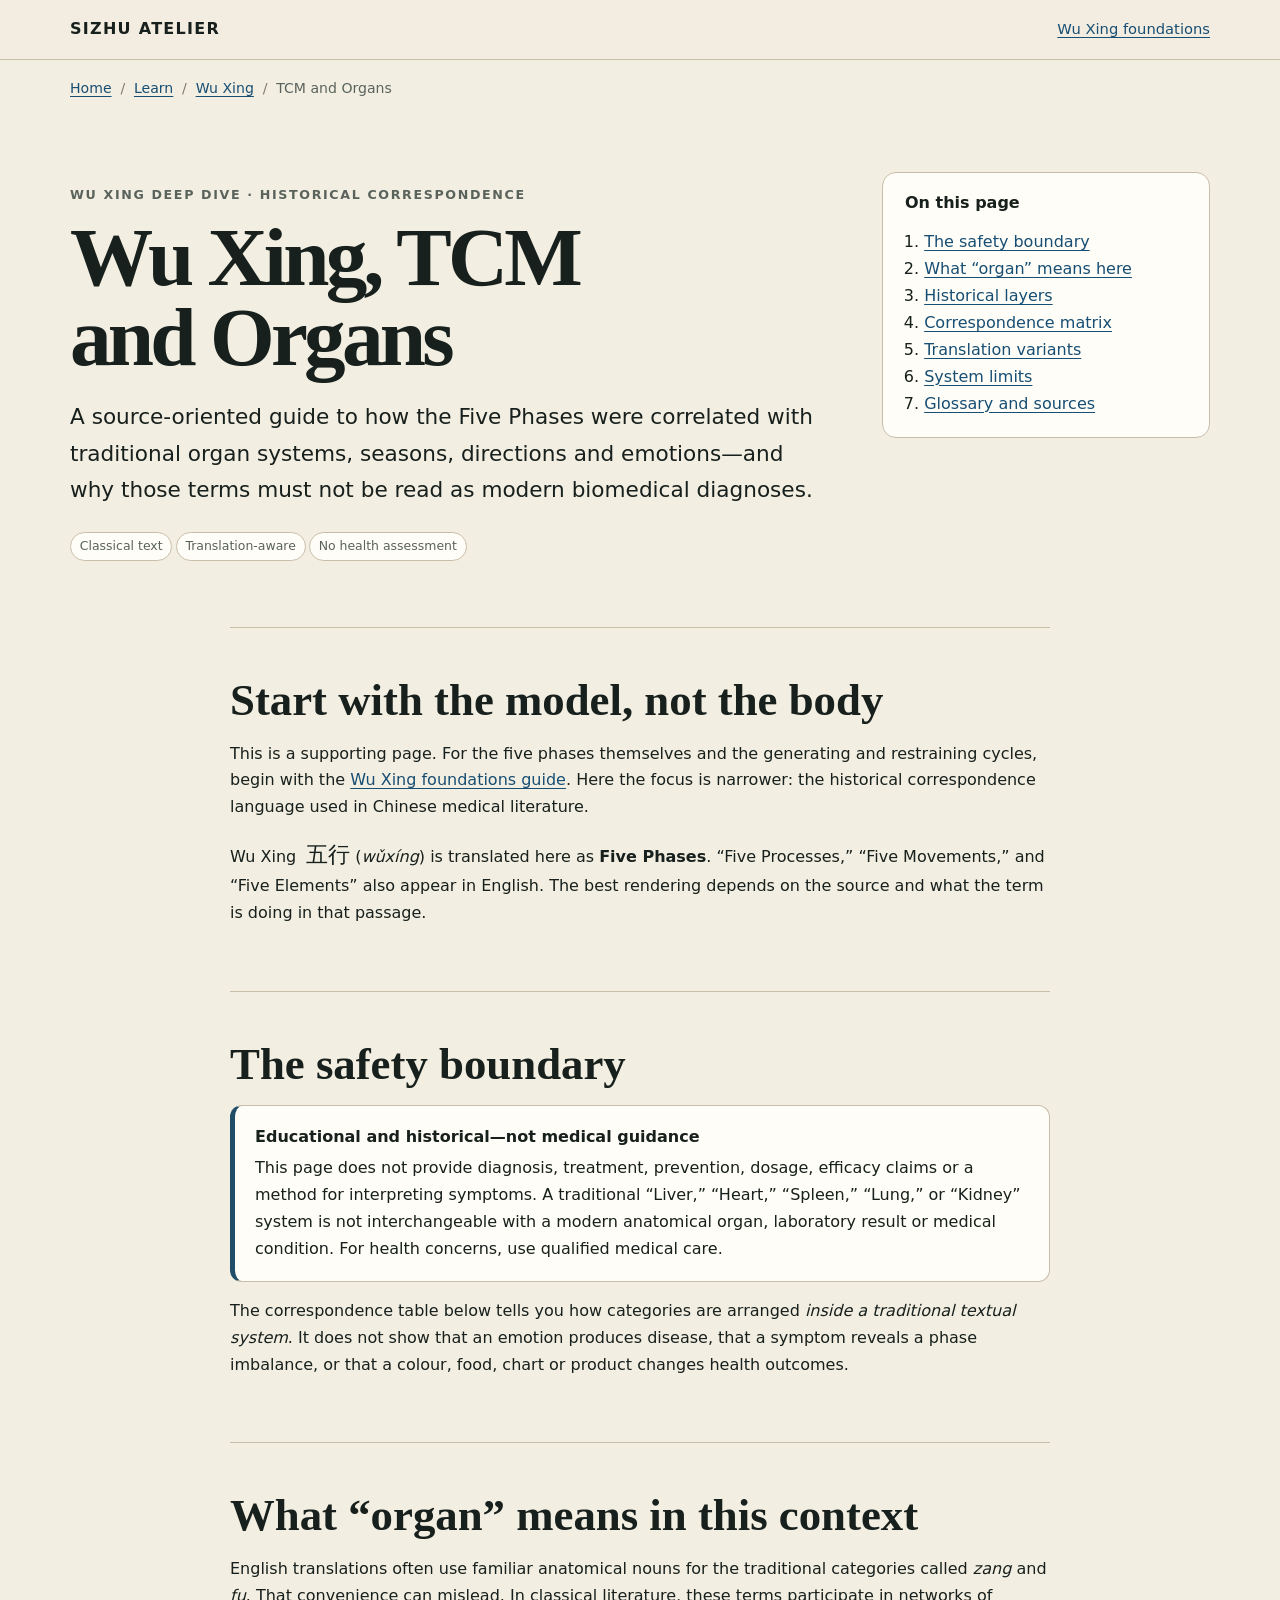
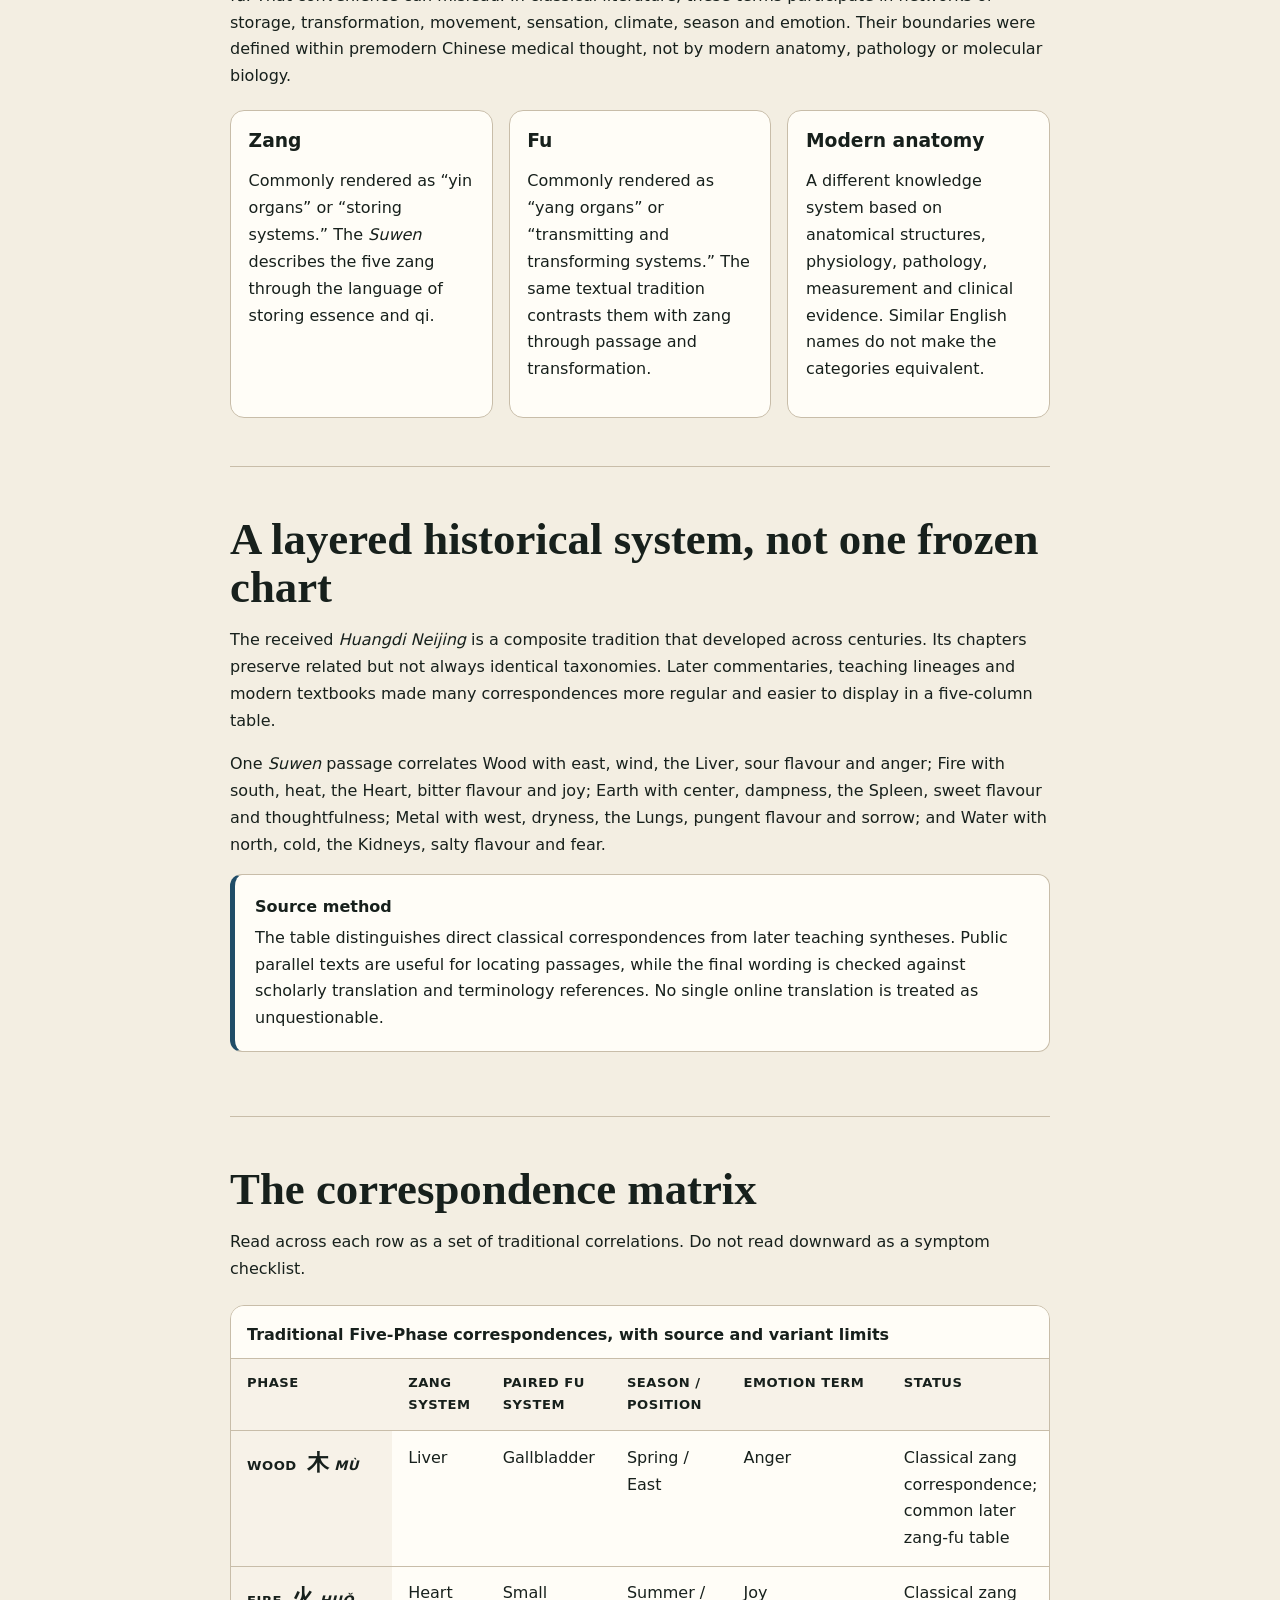
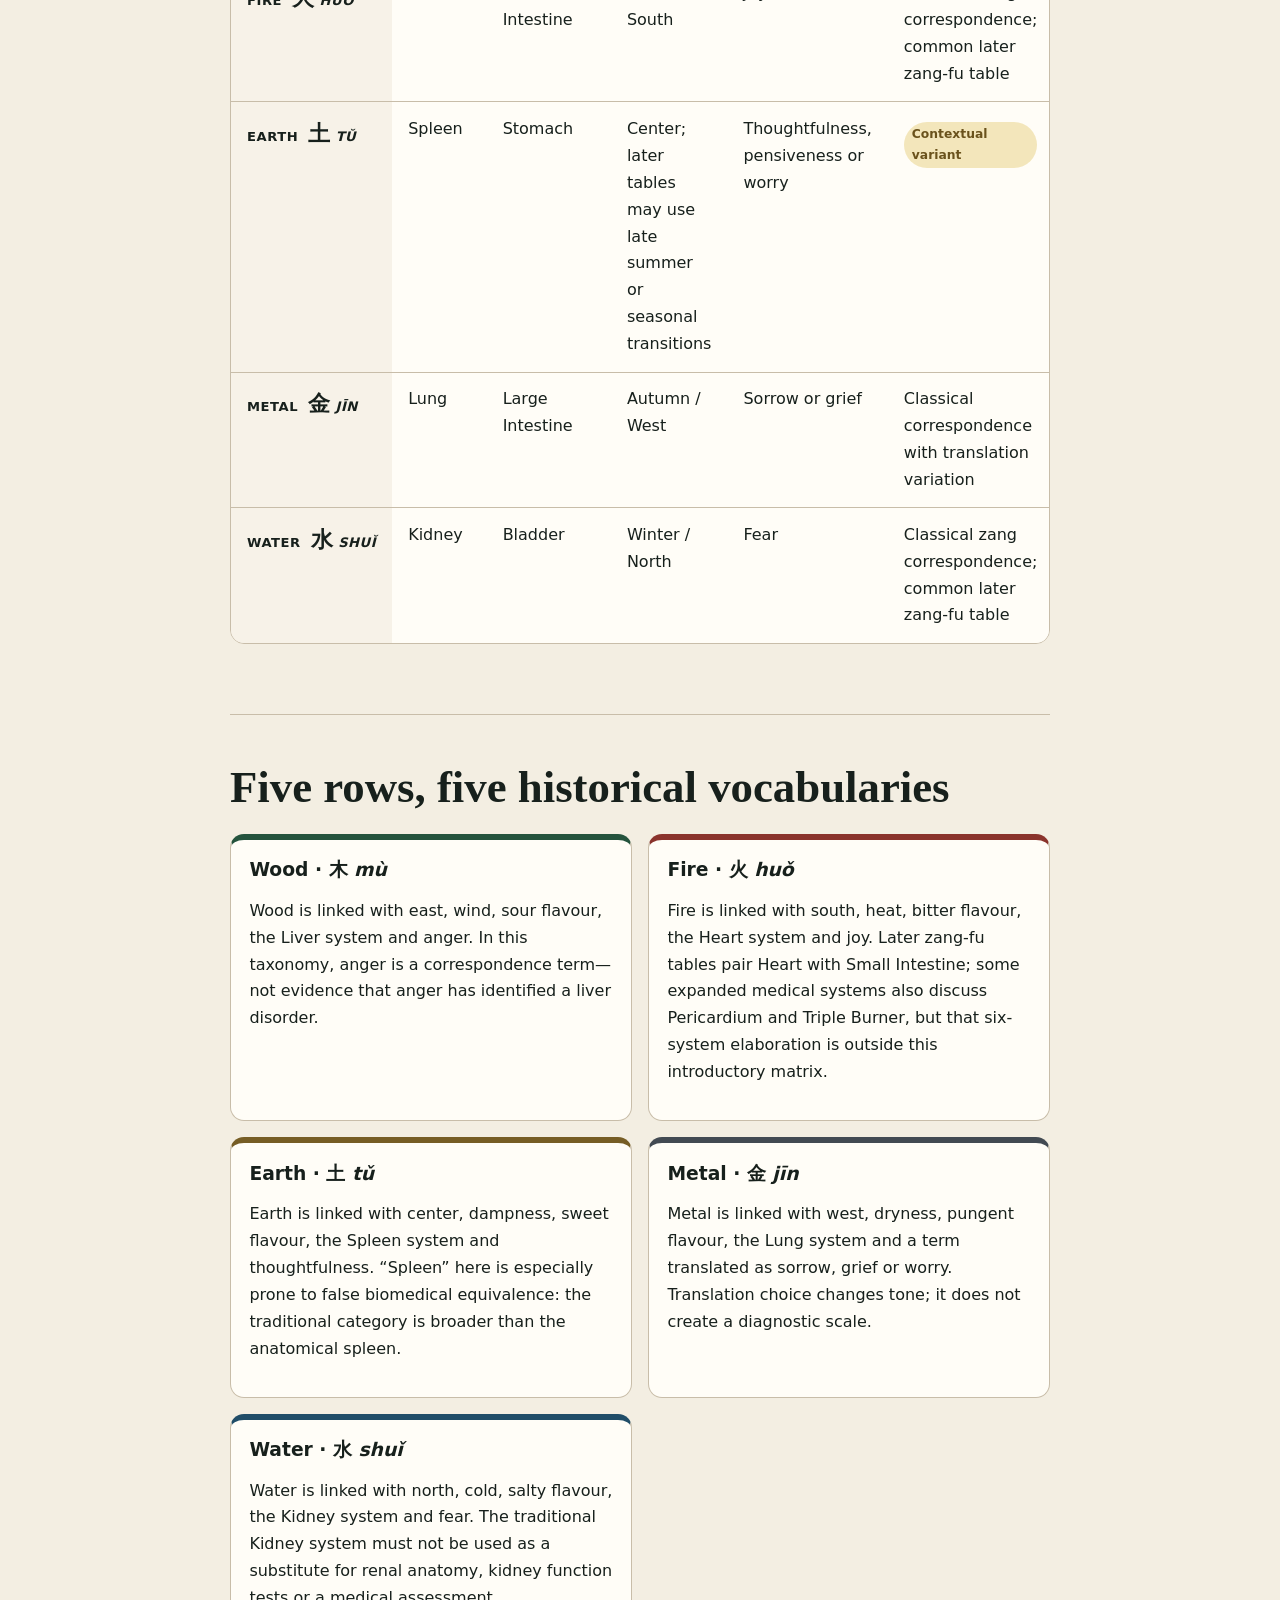
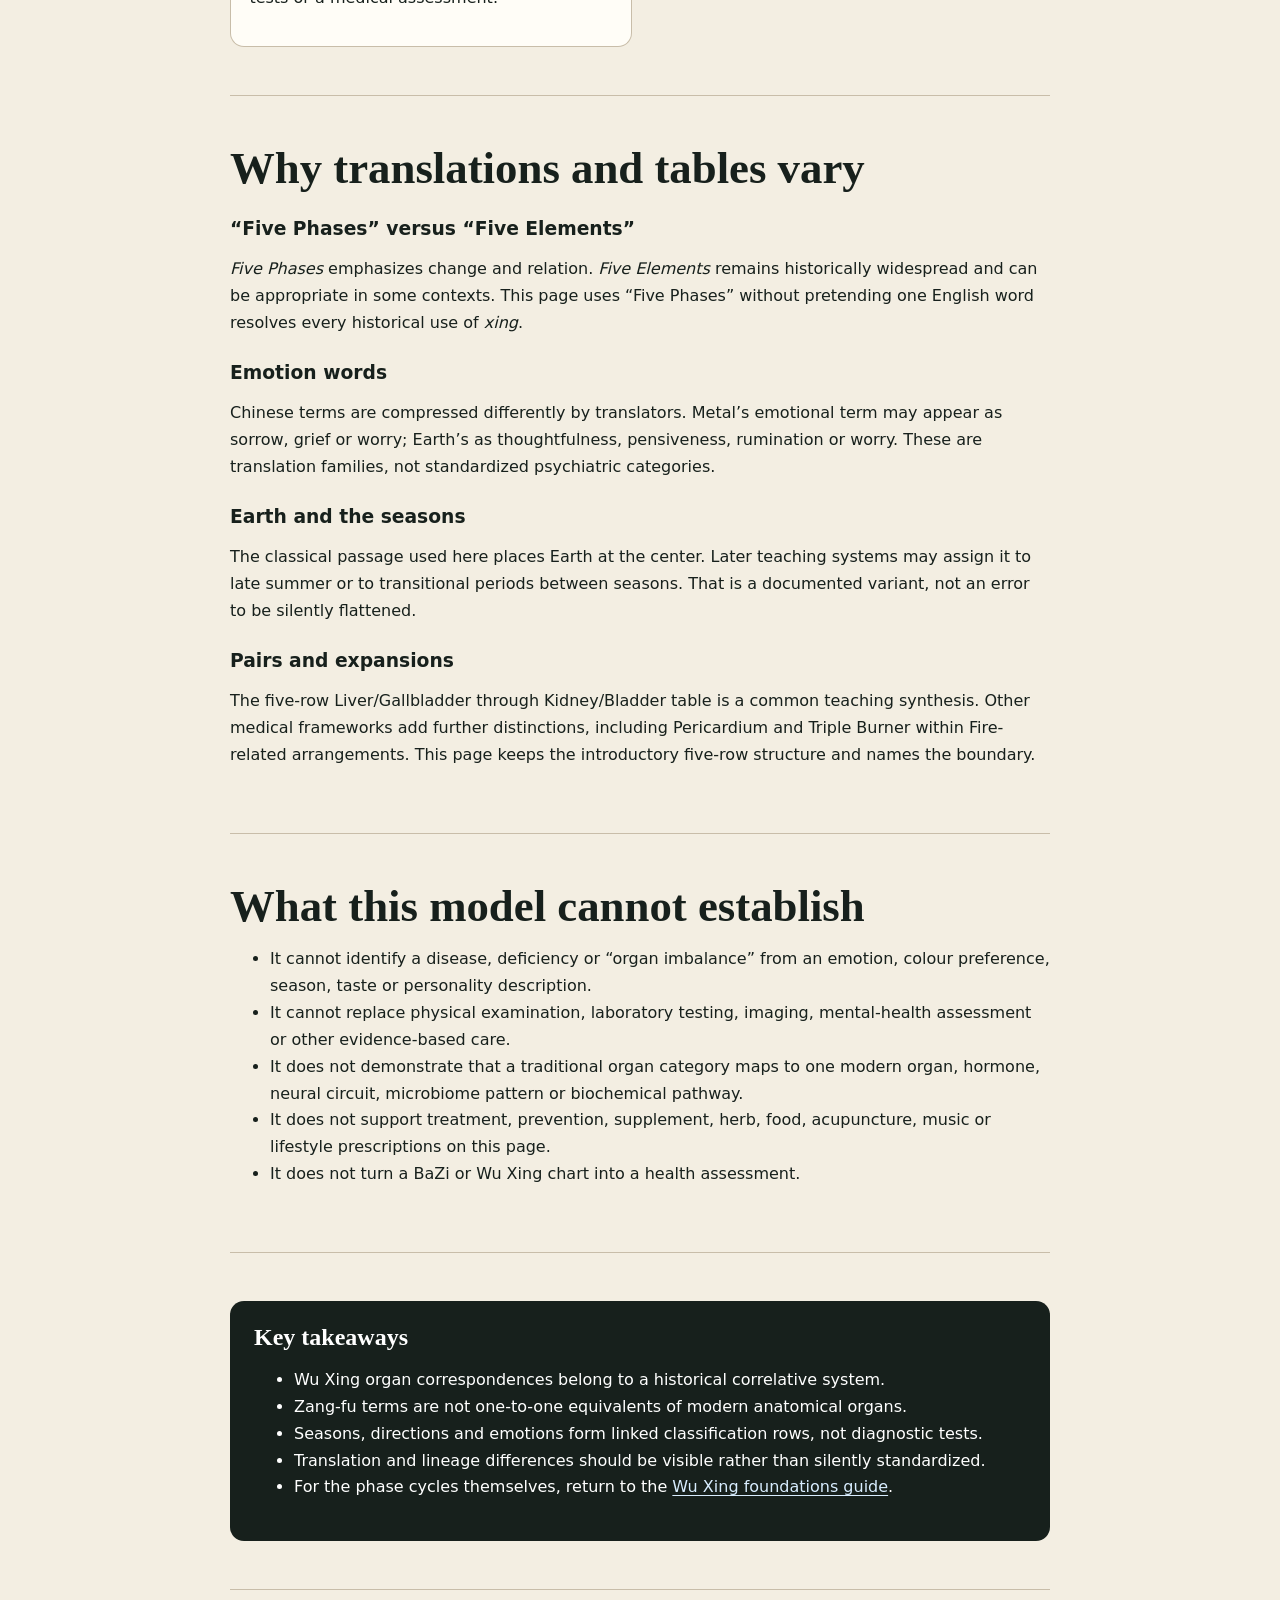
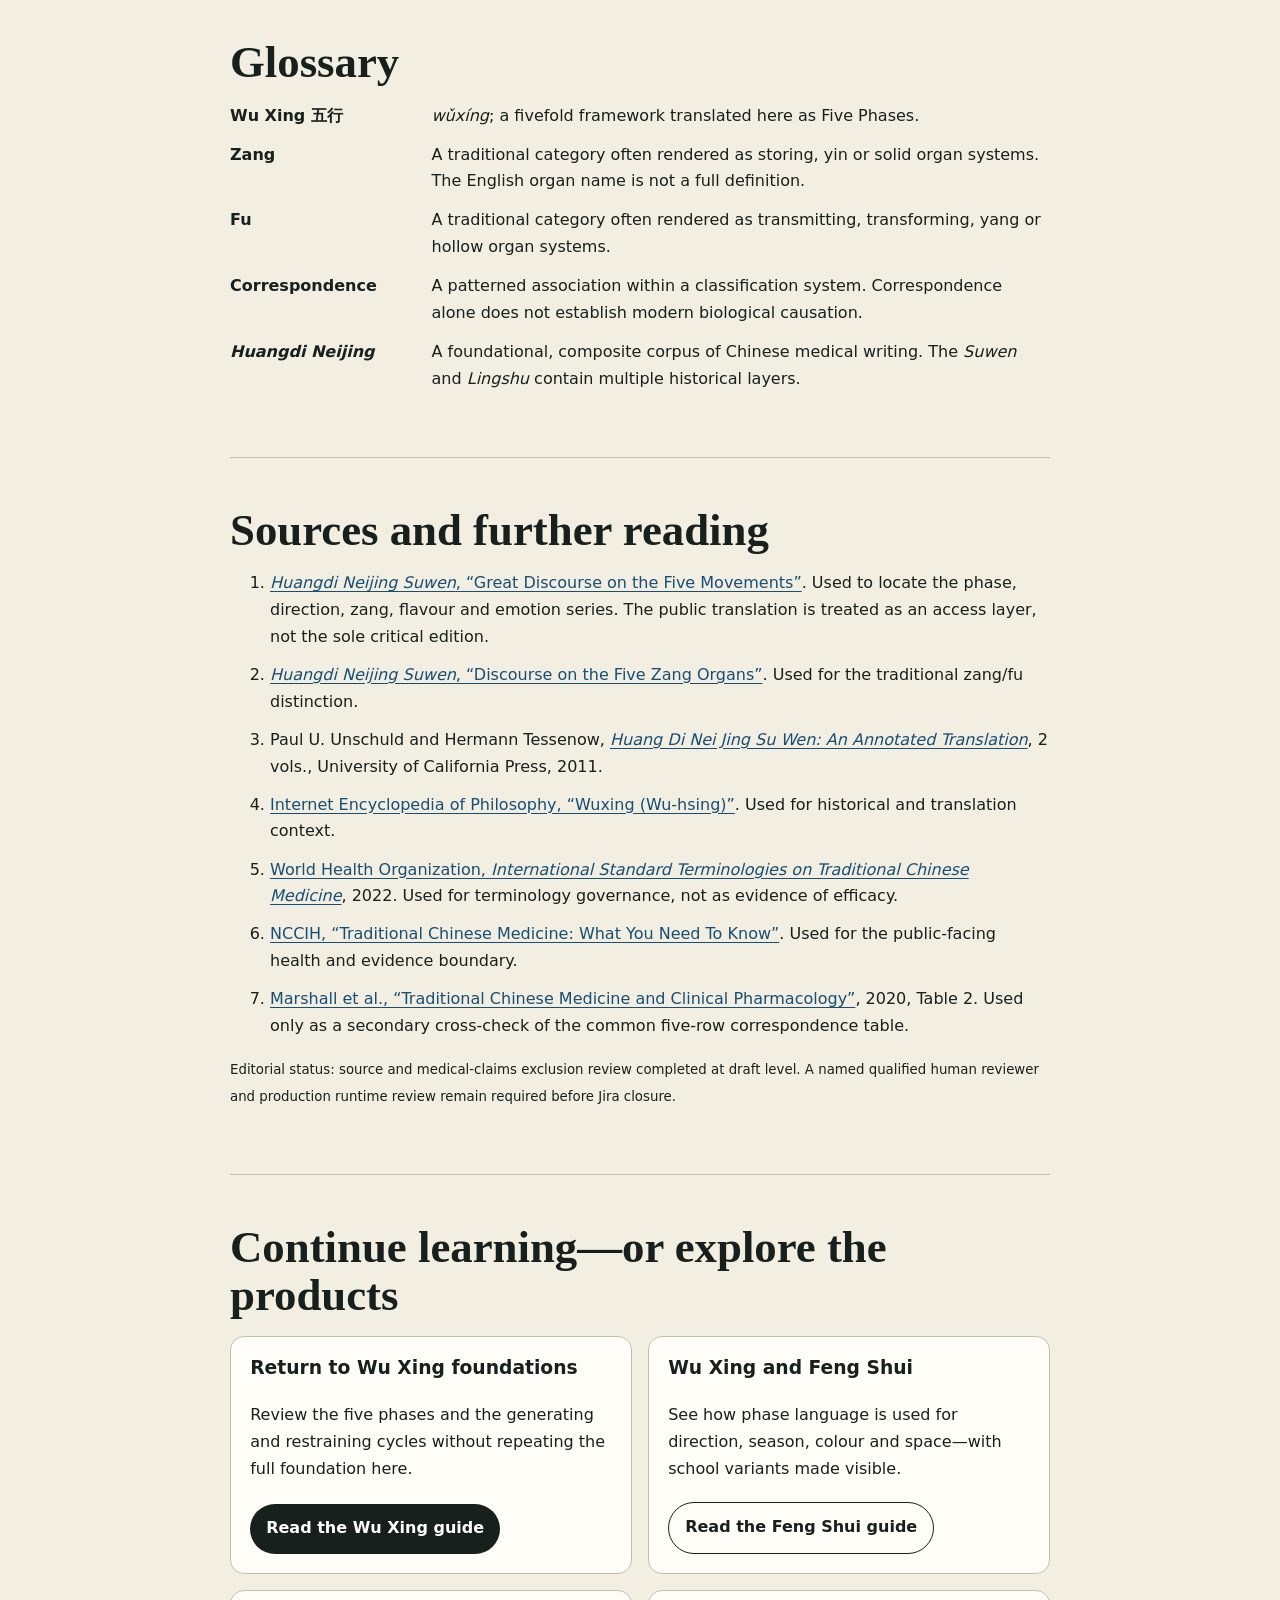
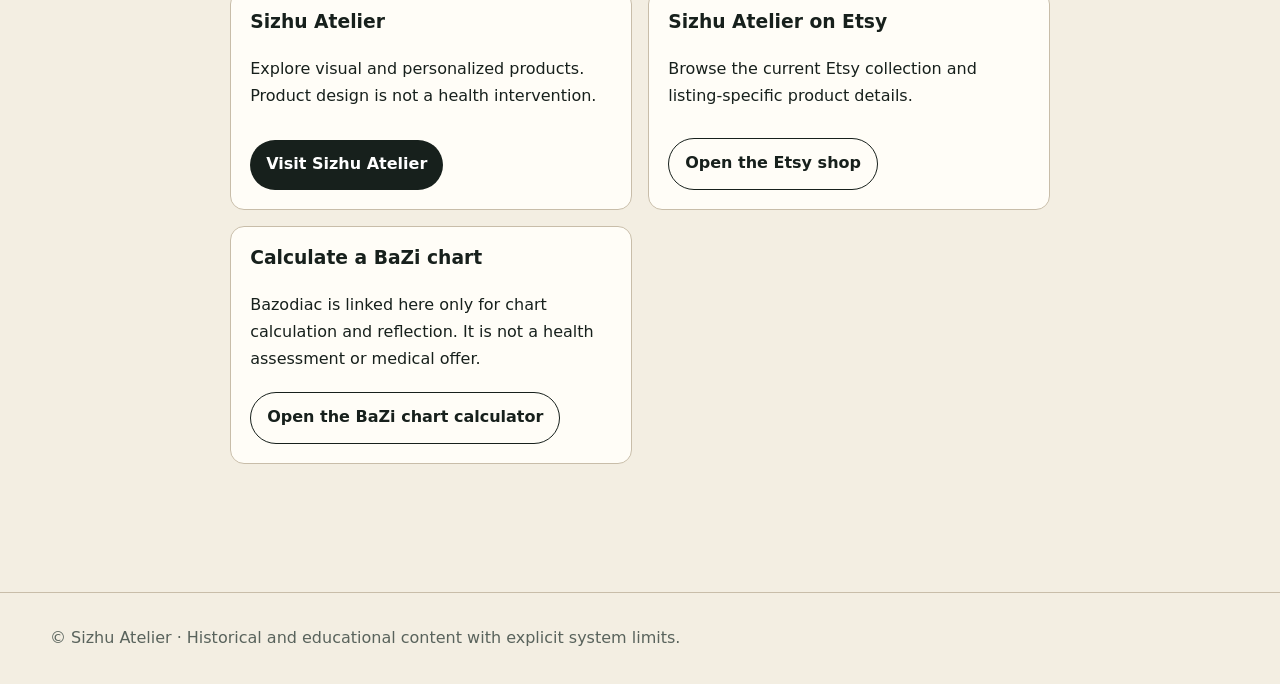
<file: public/learn/wu-xing/tcm-organs/index.html>
<!doctype html>
<!-- PUBLIC_BUILD: wu-xing-tcm-organs-2026-07-19-v1 -->
<html lang="en">
<head>
  <meta charset="utf-8">
  <meta name="viewport" content="width=device-width, initial-scale=1">
  <meta name="x-public-build" content="wu-xing-tcm-organs-2026-07-19-v1">
  <title>Wu Xing, TCM and Organs: Historical Guide | Sizhu Atelier</title>
  <meta name="description" content="A source-oriented guide to traditional Wu Xing correspondences among phases, zang-fu systems, seasons, directions and emotions—with clear medical limits.">
  <meta name="robots" content="index,follow,max-image-preview:large">
  <link rel="canonical" href="https://sizhuatelier.shop/learn/wu-xing/tcm-organs/">
  <meta property="og:type" content="article">
  <meta property="og:site_name" content="Sizhu Atelier">
  <meta property="og:title" content="Wu Xing, TCM and Organs: A Historical Correspondence Guide">
  <meta property="og:description" content="Understand traditional Five-Phase organ correspondences, their historical sources, translation variants and system boundaries.">
  <meta property="og:url" content="https://sizhuatelier.shop/learn/wu-xing/tcm-organs/">
  <meta name="twitter:card" content="summary">
  <meta name="twitter:title" content="Wu Xing, TCM and Organs">
  <meta name="twitter:description" content="A historical, source-oriented guide with explicit medical boundaries.">
  <script type="application/ld+json">
  {
    "@context": "https://schema.org",
    "@graph": [
      {"@type":"Organization","@id":"https://sizhuatelier.shop/#organization","name":"Sizhu Atelier","url":"https://sizhuatelier.shop/"},
      {"@type":"WebSite","@id":"https://sizhuatelier.shop/#website","url":"https://sizhuatelier.shop/","name":"Sizhu Atelier","publisher":{"@id":"https://sizhuatelier.shop/#organization"},"inLanguage":"en"},
      {"@type":"WebPage","@id":"https://sizhuatelier.shop/learn/wu-xing/tcm-organs/#webpage","url":"https://sizhuatelier.shop/learn/wu-xing/tcm-organs/","name":"Wu Xing, TCM and Organs: A Historical Correspondence Guide","isPartOf":{"@id":"https://sizhuatelier.shop/#website"},"breadcrumb":{"@id":"https://sizhuatelier.shop/learn/wu-xing/tcm-organs/#breadcrumb"},"mainEntity":{"@id":"https://sizhuatelier.shop/learn/wu-xing/tcm-organs/#article"},"inLanguage":"en"},
      {"@type":"Article","@id":"https://sizhuatelier.shop/learn/wu-xing/tcm-organs/#article","mainEntityOfPage":{"@id":"https://sizhuatelier.shop/learn/wu-xing/tcm-organs/#webpage"},"headline":"Wu Xing, TCM and Organs: A Historical Correspondence Guide","description":"A source-oriented explanation of traditional Wu Xing correspondences among phases, zang-fu systems, seasons, directions and emotions, with explicit medical limits.","publisher":{"@id":"https://sizhuatelier.shop/#organization"},"articleSection":"Sizhu Atelier Learn","keywords":["Wu Xing","Five Phases","TCM organ correspondences","zang-fu","Huangdi Neijing"],"inLanguage":"en","isAccessibleForFree":true,"citation":["https://ctext.org/huangdi-neijing/wu-yun-xing-da-lun/ens","https://ctext.org/huangdi-neijing/wu-cang-bie-lun/ens","https://iep.utm.edu/wuxing/","https://www.who.int/publications/i/item/9789240042322","https://www.nccih.nih.gov/health/traditional-chinese-medicine-what-you-need-to-know","https://www.ucpress.edu/books/huang-di-nei-jing-su-wen/hardcover"]},
      {"@type":"BreadcrumbList","@id":"https://sizhuatelier.shop/learn/wu-xing/tcm-organs/#breadcrumb","itemListElement":[{"@type":"ListItem","position":1,"name":"Home","item":"https://sizhuatelier.shop/"},{"@type":"ListItem","position":2,"name":"Learn","item":"https://sizhuatelier.shop/learn/"},{"@type":"ListItem","position":3,"name":"Wu Xing","item":"https://sizhuatelier.shop/learn/wu-xing/"},{"@type":"ListItem","position":4,"name":"TCM and Organs","item":"https://sizhuatelier.shop/learn/wu-xing/tcm-organs/"}]},
      {"@type":"DefinedTermSet","@id":"https://sizhuatelier.shop/learn/wu-xing/tcm-organs/#glossary-set","name":"Wu Xing and Zang-Fu Glossary","url":"https://sizhuatelier.shop/learn/wu-xing/tcm-organs/#glossary","hasDefinedTerm":[{"@type":"DefinedTerm","name":"Wu Xing","alternateName":"五行","termCode":"wǔxíng","description":"A fivefold correlative framework in Chinese intellectual history, translated here as Five Phases."},{"@type":"DefinedTerm","name":"zang","description":"A traditional category commonly rendered as storing or yin organ system; not a one-to-one biomedical anatomy label."},{"@type":"DefinedTerm","name":"fu","description":"A traditional category commonly rendered as transmitting, transforming or yang organ system; not a one-to-one biomedical anatomy label."}]}
    ]
  }
  </script>
  <style>
    :root{--paper:#f3eee2;--panel:#fffdf7;--ink:#17201c;--muted:#59635c;--line:#c8bda9;--wood:#24533d;--fire:#8a332c;--earth:#765d25;--metal:#424a52;--water:#204d68;--focus:#005fcc;--max:1180px;--reading:820px}
    *{box-sizing:border-box}html{scroll-behavior:smooth}body{margin:0;background:var(--paper);color:var(--ink);font-family:Inter,ui-sans-serif,system-ui,-apple-system,BlinkMacSystemFont,"Segoe UI",sans-serif;line-height:1.68}a{color:#174e73;text-underline-offset:.2em}a:hover{text-decoration-thickness:2px}a:focus-visible,button:focus-visible{outline:3px solid var(--focus);outline-offset:4px;border-radius:4px}.skip{position:absolute;left:-9999px;top:1rem;z-index:100;background:#fff;padding:.8rem 1rem}.skip:focus{left:1rem}header{border-bottom:1px solid var(--line);background:rgba(243,238,226,.97)}.bar{max-width:var(--max);margin:auto;padding:1rem 1.25rem;display:flex;align-items:center;justify-content:space-between;gap:1rem}.brand{color:var(--ink);font-weight:800;letter-spacing:.08em;text-decoration:none;text-transform:uppercase}.hub-link{font-size:.92rem}main{max-width:var(--max);margin:auto;padding:0 1.25rem 5rem}.breadcrumbs{padding-top:1.1rem;font-size:.88rem;color:var(--muted)}.breadcrumbs ol{display:flex;flex-wrap:wrap;gap:.35rem .55rem;list-style:none;padding:0;margin:0}.breadcrumbs li:not(:last-child)::after{content:"/";margin-left:.55rem;color:#837a6c}.hero{display:grid;grid-template-columns:minmax(0,1.4fr) minmax(270px,.6fr);gap:3rem;align-items:start;padding:4.4rem 0 3rem}.eyebrow{font-size:.79rem;font-weight:800;letter-spacing:.13em;text-transform:uppercase;color:var(--muted)}h1,h2{font-family:Georgia,"Times New Roman",serif}h1{font-size:clamp(2.75rem,6.5vw,5.7rem);line-height:.96;letter-spacing:-.045em;max-width:13ch;margin:.65rem 0 1.2rem}h2{font-size:clamp(1.9rem,3.5vw,3rem);line-height:1.08;margin:0 0 1rem}h3{line-height:1.25;margin:1.5rem 0 .45rem}.dek{font-size:clamp(1.08rem,2vw,1.35rem);max-width:65ch}.notice{background:var(--panel);border:1px solid var(--line);border-left:5px solid var(--water);padding:1.15rem 1.25rem;border-radius:12px}.notice strong{display:block;margin-bottom:.25rem}.toc{background:var(--panel);border:1px solid var(--line);border-radius:14px;padding:1.25rem 1.35rem}.toc h2{font:800 1rem/1.3 Inter,ui-sans-serif,system-ui,sans-serif}.toc ol{margin:.5rem 0 0;padding-left:1.2rem}article{max-width:var(--reading);margin:auto}article>section{padding:3rem 0;border-top:1px solid var(--line);scroll-margin-top:1rem}.source-tag{display:inline-flex;border:1px solid var(--line);border-radius:999px;padding:.18rem .55rem;margin:.15rem .2rem .15rem 0;font-size:.78rem;color:var(--muted);background:var(--panel)}.table-wrap{overflow-x:auto;margin:1.4rem 0;border:1px solid var(--line);border-radius:14px;background:var(--panel)}table{width:100%;min-width:790px;border-collapse:collapse}caption{text-align:left;padding:1rem 1rem .55rem;font-weight:800}th,td{padding:.85rem 1rem;border-top:1px solid var(--line);text-align:left;vertical-align:top}th{font-size:.82rem;letter-spacing:.04em;text-transform:uppercase;background:#f7f2e8}.phase-name{white-space:nowrap;font-weight:800}.hanzi{font-family:"Noto Serif CJK SC","Source Han Serif SC","Songti SC",serif;font-size:1.35rem;margin-left:.3rem}.variant{display:inline-block;margin-top:.35rem;font-size:.77rem;font-weight:800;color:#6a521c;background:#f3e6bb;border-radius:999px;padding:.15rem .5rem}.phase-grid{display:grid;grid-template-columns:repeat(2,minmax(0,1fr));gap:1rem;margin-top:1.4rem}.phase{background:var(--panel);border:1px solid var(--line);border-top:6px solid var(--phase);border-radius:14px;padding:1.15rem}.phase h3{margin-top:0}.phase.wood{--phase:var(--wood)}.phase.fire{--phase:var(--fire)}.phase.earth{--phase:var(--earth)}.phase.metal{--phase:var(--metal)}.phase.water{--phase:var(--water)}.layer-grid{display:grid;grid-template-columns:repeat(3,minmax(0,1fr));gap:1rem;margin-top:1.25rem}.layer{background:var(--panel);border:1px solid var(--line);border-radius:14px;padding:1.1rem}.layer h3{margin-top:0}.summary{background:var(--ink);color:#fff;padding:1.5rem;border-radius:14px}.summary h2{color:#fff;font-size:1.5rem}.summary a{color:#d8edff}dl{display:grid;grid-template-columns:minmax(120px,.3fr) minmax(0,1fr);gap:.75rem 1rem}dt{font-weight:800}dd{margin:0}.sources li+li{margin-top:.7rem}.cta-grid{display:grid;grid-template-columns:repeat(2,minmax(0,1fr));gap:1rem}.cta{display:flex;flex-direction:column;min-height:220px;background:var(--panel);border:1px solid var(--line);border-radius:14px;padding:1.2rem}.cta h3{margin-top:0}.cta p{margin-bottom:1.2rem}.button{display:inline-flex;align-items:center;justify-content:center;width:fit-content;margin-top:auto;padding:.7rem 1rem;border-radius:999px;background:var(--ink);color:#fff;font-weight:800;text-decoration:none}.button.secondary{background:transparent;color:var(--ink);border:1px solid var(--ink)}footer{border-top:1px solid var(--line);padding:2rem 1.25rem;color:var(--muted)}footer>div{max-width:var(--max);margin:auto}@media(max-width:850px){.hero{grid-template-columns:1fr;gap:1.5rem;padding-top:3rem}.phase-grid,.layer-grid,.cta-grid{grid-template-columns:1fr}h1{max-width:15ch}}@media(max-width:520px){.bar{align-items:flex-start;flex-direction:column}main{padding-inline:1rem}dl{grid-template-columns:1fr;gap:.15rem}dd{margin-bottom:.75rem}}@media(prefers-reduced-motion:reduce){html{scroll-behavior:auto}*,*::before,*::after{animation-duration:.01ms!important;animation-iteration-count:1!important;transition-duration:.01ms!important}}
  </style>
</head>
<body data-content-version="wu-xing-tcm-organs-2026-07-19-v1">
<a class="skip" href="#main">Skip to main content</a>
<header><div class="bar"><a class="brand" href="https://sizhuatelier.shop/">Sizhu Atelier</a><a class="hub-link" href="https://sizhuatelier.shop/learn/wu-xing/" data-event="learn_hub_click">Wu Xing foundations</a></div></header>
<main id="main">
<nav class="breadcrumbs" aria-label="Breadcrumb"><ol><li><a href="https://sizhuatelier.shop/">Home</a></li><li><a href="https://sizhuatelier.shop/learn/">Learn</a></li><li><a href="https://sizhuatelier.shop/learn/wu-xing/" data-event="learn_hub_click">Wu Xing</a></li><li aria-current="page">TCM and Organs</li></ol></nav>
<section class="hero" aria-labelledby="page-title"><div><p class="eyebrow">Wu Xing deep dive · historical correspondence</p><h1 id="page-title">Wu Xing, TCM and Organs</h1><p class="dek">A source-oriented guide to how the Five Phases were correlated with traditional organ systems, seasons, directions and emotions—and why those terms must not be read as modern biomedical diagnoses.</p><p><span class="source-tag">Classical text</span><span class="source-tag">Translation-aware</span><span class="source-tag">No health assessment</span></p></div><aside class="toc" aria-label="On this page"><h2>On this page</h2><ol><li><a href="#boundary">The safety boundary</a></li><li><a href="#organ-language">What “organ” means here</a></li><li><a href="#history">Historical layers</a></li><li><a href="#matrix">Correspondence matrix</a></li><li><a href="#variants">Translation variants</a></li><li><a href="#limits">System limits</a></li><li><a href="#glossary">Glossary and sources</a></li></ol></aside></section>
<article>
<section id="orientation" data-section="orientation"><h2>Start with the model, not the body</h2><p>This is a supporting page. For the five phases themselves and the generating and restraining cycles, begin with the <a href="https://sizhuatelier.shop/learn/wu-xing/" data-event="learn_hub_click">Wu Xing foundations guide</a>. Here the focus is narrower: the historical correspondence language used in Chinese medical literature.</p><p>Wu Xing <span class="hanzi" lang="zh-Hans">五行</span> (<em>wǔxíng</em>) is translated here as <strong>Five Phases</strong>. “Five Processes,” “Five Movements,” and “Five Elements” also appear in English. The best rendering depends on the source and what the term is doing in that passage.</p></section>
<section id="boundary" data-section="boundary"><h2>The safety boundary</h2><div class="notice" role="note"><strong>Educational and historical—not medical guidance</strong>This page does not provide diagnosis, treatment, prevention, dosage, efficacy claims or a method for interpreting symptoms. A traditional “Liver,” “Heart,” “Spleen,” “Lung,” or “Kidney” system is not interchangeable with a modern anatomical organ, laboratory result or medical condition. For health concerns, use qualified medical care.</div><p>The correspondence table below tells you how categories are arranged <em>inside a traditional textual system</em>. It does not show that an emotion produces disease, that a symptom reveals a phase imbalance, or that a colour, food, chart or product changes health outcomes.</p></section>
<section id="organ-language" data-section="organ-language"><h2>What “organ” means in this context</h2><p>English translations often use familiar anatomical nouns for the traditional categories called <em>zang</em> and <em>fu</em>. That convenience can mislead. In classical literature, these terms participate in networks of storage, transformation, movement, sensation, climate, season and emotion. Their boundaries were defined within premodern Chinese medical thought, not by modern anatomy, pathology or molecular biology.</p><div class="layer-grid"><div class="layer"><h3>Zang</h3><p>Commonly rendered as “yin organs” or “storing systems.” The <em>Suwen</em> describes the five zang through the language of storing essence and qi.</p></div><div class="layer"><h3>Fu</h3><p>Commonly rendered as “yang organs” or “transmitting and transforming systems.” The same textual tradition contrasts them with zang through passage and transformation.</p></div><div class="layer"><h3>Modern anatomy</h3><p>A different knowledge system based on anatomical structures, physiology, pathology, measurement and clinical evidence. Similar English names do not make the categories equivalent.</p></div></div></section>
<section id="history" data-section="history"><h2>A layered historical system, not one frozen chart</h2><p>The received <em>Huangdi Neijing</em> is a composite tradition that developed across centuries. Its chapters preserve related but not always identical taxonomies. Later commentaries, teaching lineages and modern textbooks made many correspondences more regular and easier to display in a five-column table.</p><p>One <em>Suwen</em> passage correlates Wood with east, wind, the Liver, sour flavour and anger; Fire with south, heat, the Heart, bitter flavour and joy; Earth with center, dampness, the Spleen, sweet flavour and thoughtfulness; Metal with west, dryness, the Lungs, pungent flavour and sorrow; and Water with north, cold, the Kidneys, salty flavour and fear.</p><p class="notice"><strong>Source method</strong>The table distinguishes direct classical correspondences from later teaching syntheses. Public parallel texts are useful for locating passages, while the final wording is checked against scholarly translation and terminology references. No single online translation is treated as unquestionable.</p></section>
<section id="matrix" data-section="matrix"><h2>The correspondence matrix</h2><p>Read across each row as a set of traditional correlations. Do not read downward as a symptom checklist.</p><div class="table-wrap" tabindex="0" role="region" aria-label="Scrollable Wu Xing correspondence table"><table><caption>Traditional Five-Phase correspondences, with source and variant limits</caption><thead><tr><th scope="col">Phase</th><th scope="col">Zang system</th><th scope="col">Paired fu system</th><th scope="col">Season / position</th><th scope="col">Emotion term</th><th scope="col">Status</th></tr></thead><tbody><tr><th scope="row" class="phase-name">Wood <span class="hanzi" lang="zh-Hans">木</span> <em>mù</em></th><td>Liver</td><td>Gallbladder</td><td>Spring / East</td><td>Anger</td><td>Classical zang correspondence; common later zang-fu table</td></tr><tr><th scope="row" class="phase-name">Fire <span class="hanzi" lang="zh-Hans">火</span> <em>huǒ</em></th><td>Heart</td><td>Small Intestine</td><td>Summer / South</td><td>Joy</td><td>Classical zang correspondence; common later zang-fu table</td></tr><tr><th scope="row" class="phase-name">Earth <span class="hanzi" lang="zh-Hans">土</span> <em>tǔ</em></th><td>Spleen</td><td>Stomach</td><td>Center; later tables may use late summer or seasonal transitions</td><td>Thoughtfulness, pensiveness or worry</td><td><span class="variant">Contextual variant</span></td></tr><tr><th scope="row" class="phase-name">Metal <span class="hanzi" lang="zh-Hans">金</span> <em>jīn</em></th><td>Lung</td><td>Large Intestine</td><td>Autumn / West</td><td>Sorrow or grief</td><td>Classical correspondence with translation variation</td></tr><tr><th scope="row" class="phase-name">Water <span class="hanzi" lang="zh-Hans">水</span> <em>shuǐ</em></th><td>Kidney</td><td>Bladder</td><td>Winter / North</td><td>Fear</td><td>Classical zang correspondence; common later zang-fu table</td></tr></tbody></table></div></section>
<section id="five-readings" data-section="five-readings"><h2>Five rows, five historical vocabularies</h2><div class="phase-grid"><div class="phase wood"><h3>Wood · <span lang="zh-Hans">木</span> <em>mù</em></h3><p>Wood is linked with east, wind, sour flavour, the Liver system and anger. In this taxonomy, anger is a correspondence term—not evidence that anger has identified a liver disorder.</p></div><div class="phase fire"><h3>Fire · <span lang="zh-Hans">火</span> <em>huǒ</em></h3><p>Fire is linked with south, heat, bitter flavour, the Heart system and joy. Later zang-fu tables pair Heart with Small Intestine; some expanded medical systems also discuss Pericardium and Triple Burner, but that six-system elaboration is outside this introductory matrix.</p></div><div class="phase earth"><h3>Earth · <span lang="zh-Hans">土</span> <em>tǔ</em></h3><p>Earth is linked with center, dampness, sweet flavour, the Spleen system and thoughtfulness. “Spleen” here is especially prone to false biomedical equivalence: the traditional category is broader than the anatomical spleen.</p></div><div class="phase metal"><h3>Metal · <span lang="zh-Hans">金</span> <em>jīn</em></h3><p>Metal is linked with west, dryness, pungent flavour, the Lung system and a term translated as sorrow, grief or worry. Translation choice changes tone; it does not create a diagnostic scale.</p></div><div class="phase water"><h3>Water · <span lang="zh-Hans">水</span> <em>shuǐ</em></h3><p>Water is linked with north, cold, salty flavour, the Kidney system and fear. The traditional Kidney system must not be used as a substitute for renal anatomy, kidney function tests or a medical assessment.</p></div></div></section>
<section id="variants" data-section="variants"><h2>Why translations and tables vary</h2><h3>“Five Phases” versus “Five Elements”</h3><p><em>Five Phases</em> emphasizes change and relation. <em>Five Elements</em> remains historically widespread and can be appropriate in some contexts. This page uses “Five Phases” without pretending one English word resolves every historical use of <em>xing</em>.</p><h3>Emotion words</h3><p>Chinese terms are compressed differently by translators. Metal’s emotional term may appear as sorrow, grief or worry; Earth’s as thoughtfulness, pensiveness, rumination or worry. These are translation families, not standardized psychiatric categories.</p><h3>Earth and the seasons</h3><p>The classical passage used here places Earth at the center. Later teaching systems may assign it to late summer or to transitional periods between seasons. That is a documented variant, not an error to be silently flattened.</p><h3>Pairs and expansions</h3><p>The five-row Liver/Gallbladder through Kidney/Bladder table is a common teaching synthesis. Other medical frameworks add further distinctions, including Pericardium and Triple Burner within Fire-related arrangements. This page keeps the introductory five-row structure and names the boundary.</p></section>
<section id="limits" data-section="limits"><h2>What this model cannot establish</h2><ul><li>It cannot identify a disease, deficiency or “organ imbalance” from an emotion, colour preference, season, taste or personality description.</li><li>It cannot replace physical examination, laboratory testing, imaging, mental-health assessment or other evidence-based care.</li><li>It does not demonstrate that a traditional organ category maps to one modern organ, hormone, neural circuit, microbiome pattern or biochemical pathway.</li><li>It does not support treatment, prevention, supplement, herb, food, acupuncture, music or lifestyle prescriptions on this page.</li><li>It does not turn a BaZi or Wu Xing chart into a health assessment.</li></ul></section>
<section id="summary" data-section="summary"><div class="summary"><h2>Key takeaways</h2><ul><li>Wu Xing organ correspondences belong to a historical correlative system.</li><li>Zang-fu terms are not one-to-one equivalents of modern anatomical organs.</li><li>Seasons, directions and emotions form linked classification rows, not diagnostic tests.</li><li>Translation and lineage differences should be visible rather than silently standardized.</li><li>For the phase cycles themselves, return to the <a href="https://sizhuatelier.shop/learn/wu-xing/" data-event="learn_hub_click">Wu Xing foundations guide</a>.</li></ul></div></section>
<section id="glossary" data-section="glossary"><h2>Glossary</h2><dl><dt>Wu Xing <span lang="zh-Hans">五行</span></dt><dd><em>wǔxíng</em>; a fivefold framework translated here as Five Phases.</dd><dt>Zang</dt><dd>A traditional category often rendered as storing, yin or solid organ systems. The English organ name is not a full definition.</dd><dt>Fu</dt><dd>A traditional category often rendered as transmitting, transforming, yang or hollow organ systems.</dd><dt>Correspondence</dt><dd>A patterned association within a classification system. Correspondence alone does not establish modern biological causation.</dd><dt><em>Huangdi Neijing</em></dt><dd>A foundational, composite corpus of Chinese medical writing. The <em>Suwen</em> and <em>Lingshu</em> contain multiple historical layers.</dd></dl></section>
<section id="sources" class="sources" data-section="sources"><h2>Sources and further reading</h2><ol><li><a href="https://ctext.org/huangdi-neijing/wu-yun-xing-da-lun/ens"><em>Huangdi Neijing Suwen</em>, “Great Discourse on the Five Movements”</a>. Used to locate the phase, direction, zang, flavour and emotion series. The public translation is treated as an access layer, not the sole critical edition.</li><li><a href="https://ctext.org/huangdi-neijing/wu-cang-bie-lun/ens"><em>Huangdi Neijing Suwen</em>, “Discourse on the Five Zang Organs”</a>. Used for the traditional zang/fu distinction.</li><li>Paul U. Unschuld and Hermann Tessenow, <a href="https://www.ucpress.edu/books/huang-di-nei-jing-su-wen/hardcover"><em>Huang Di Nei Jing Su Wen: An Annotated Translation</em></a>, 2 vols., University of California Press, 2011.</li><li><a href="https://iep.utm.edu/wuxing/">Internet Encyclopedia of Philosophy, “Wuxing (Wu-hsing)”</a>. Used for historical and translation context.</li><li><a href="https://www.who.int/publications/i/item/9789240042322">World Health Organization, <em>International Standard Terminologies on Traditional Chinese Medicine</em></a>, 2022. Used for terminology governance, not as evidence of efficacy.</li><li><a href="https://www.nccih.nih.gov/health/traditional-chinese-medicine-what-you-need-to-know">NCCIH, “Traditional Chinese Medicine: What You Need To Know”</a>. Used for the public-facing health and evidence boundary.</li><li><a href="https://pmc.ncbi.nlm.nih.gov/articles/PMC7356495/">Marshall et al., “Traditional Chinese Medicine and Clinical Pharmacology”</a>, 2020, Table 2. Used only as a secondary cross-check of the common five-row correspondence table.</li></ol><p><small>Editorial status: source and medical-claims exclusion review completed at draft level. A named qualified human reviewer and production runtime review remain required before Jira closure.</small></p></section>
<section id="next" data-section="next"><h2>Continue learning—or explore the products</h2><div class="cta-grid"><div class="cta"><h3>Return to Wu Xing foundations</h3><p>Review the five phases and the generating and restraining cycles without repeating the full foundation here.</p><a class="button" href="https://sizhuatelier.shop/learn/wu-xing/" data-event="learn_hub_click">Read the Wu Xing guide</a></div><div class="cta"><h3>Wu Xing and Feng Shui</h3><p>See how phase language is used for direction, season, colour and space—with school variants made visible.</p><a class="button secondary" href="https://sizhuatelier.shop/learn/wu-xing/feng-shui/" data-event="related_page_click">Read the Feng Shui guide</a></div><div class="cta"><h3>Sizhu Atelier</h3><p>Explore visual and personalized products. Product design is not a health intervention.</p><a class="button" href="https://sizhuatelier.shop/" data-event="cta_shop_click">Visit Sizhu Atelier</a></div><div class="cta"><h3>Sizhu Atelier on Etsy</h3><p>Browse the current Etsy collection and listing-specific product details.</p><a class="button secondary" href="https://www.etsy.com/de/shop/SizhuAtelier?ref=profile_header" data-event="cta_etsy_click">Open the Etsy shop</a></div><div class="cta"><h3>Calculate a BaZi chart</h3><p>Bazodiac is linked here only for chart calculation and reflection. It is not a health assessment or medical offer.</p><a class="button secondary" href="https://bazi-custom-app-production.up.railway.app/" data-event="cta_bazi_chart_click">Open the BaZi chart calculator</a></div></div></section>
</article></main><footer><div>© Sizhu Atelier · Historical and educational content with explicit system limits.</div></footer>
<script>(()=>{const emit=(name,detail={})=>{const payload={event:name,page:'wu_xing_tcm_organs',...detail};window.dataLayer=window.dataLayer||[];window.dataLayer.push(payload);window.dispatchEvent(new CustomEvent('sizhu:analytics',{detail:payload}))};document.addEventListener('click',event=>{const target=event.target.closest('[data-event]');if(!target)return;emit(target.dataset.event,{target_url:target.href||null,link_text:target.textContent.trim()})});const seenSections=new Set;if('IntersectionObserver'in window){const observer=new IntersectionObserver(entries=>{entries.forEach(entry=>{if(!entry.isIntersecting)return;const section=entry.target.dataset.section;if(!section||seenSections.has(section))return;seenSections.add(section);emit('section_view',{section})})},{threshold:.35});document.querySelectorAll('[data-section]').forEach(section=>observer.observe(section))}const supportedScrollEvents=['scroll_depth_25','scroll_depth_50','scroll_depth_75','scroll_depth_100'];const thresholds=[25,50,75,100];const sent=new Set;const onScroll=()=>{const max=document.documentElement.scrollHeight-window.innerHeight;const depth=max>0?Math.round(window.scrollY/max*100):100;thresholds.forEach(threshold=>{if(depth>=threshold&&!sent.has(threshold)){sent.add(threshold);emit(`scroll_depth_${threshold}`,{depth:threshold})}})};window.addEventListener('scroll',onScroll,{passive:true});onScroll()})();</script>
</body></html>
</file>
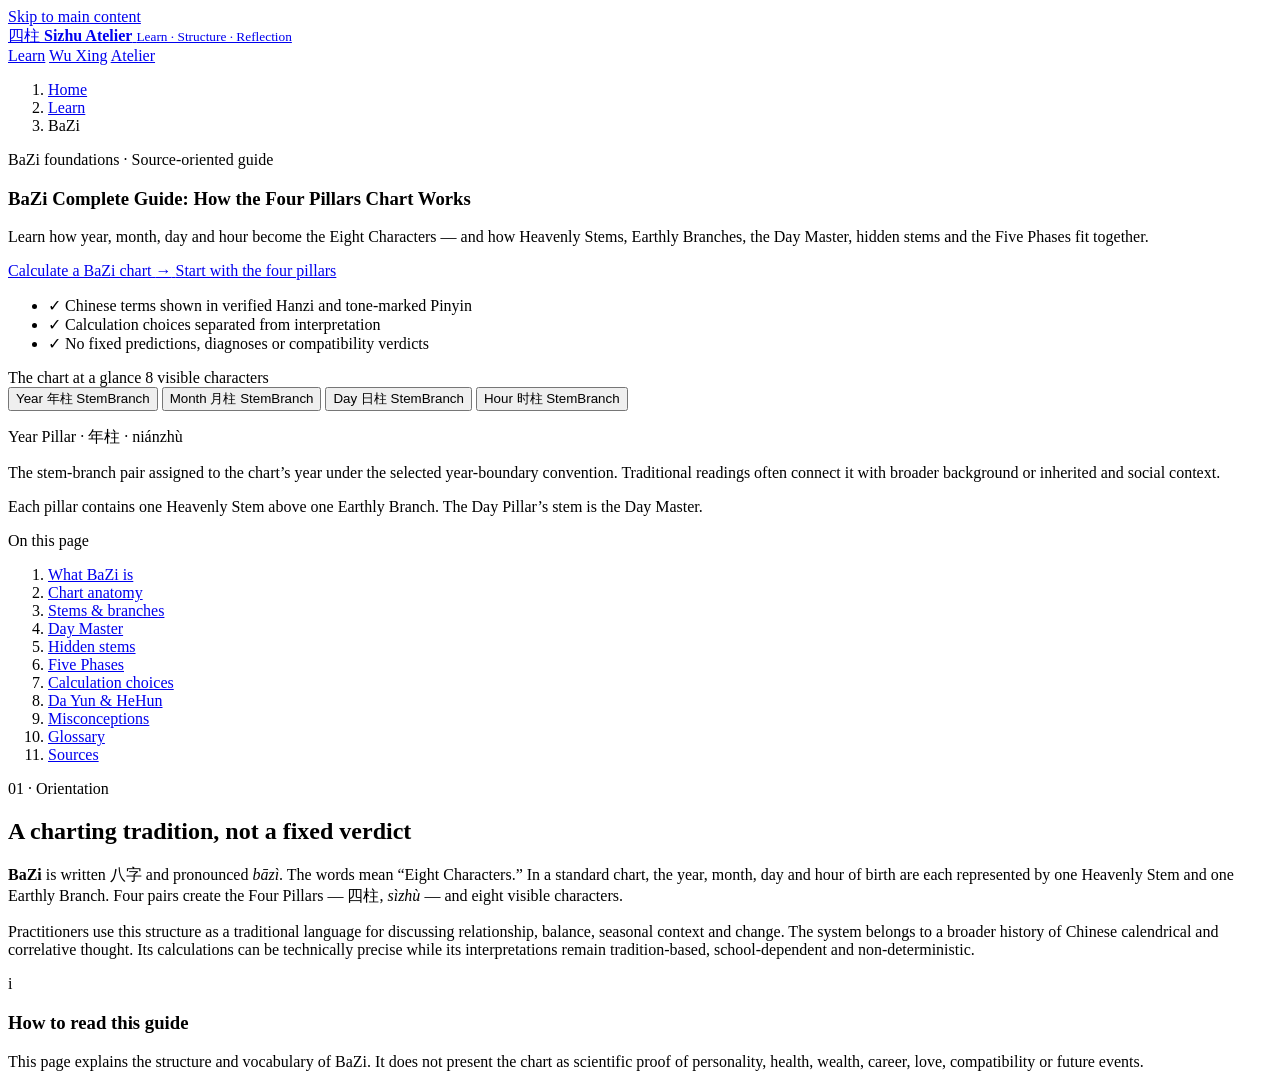
<file: src/pages/bazi/10-shell-hero.html>
<body>
  <a class="skip-link" href="#main-content">Skip to main content</a>

  <header class="site-header" data-section="site-header">
    <div class="header-inner">
      <a class="brand" href="https://sizhuatelier.shop/" data-event="learn_hub_click" data-destination="home" aria-label="Sizhu Atelier home">
        <span class="brand-mark" aria-hidden="true">四柱</span>
        <span class="brand-copy">
          <strong>Sizhu Atelier</strong>
          <small>Learn · Structure · Reflection</small>
        </span>
      </a>
      <nav class="primary-nav" aria-label="Primary navigation">
        <a href="/learn/" data-event="learn_hub_click" data-destination="learn">Learn</a>
        <a href="/learn/wu-xing/" data-event="related_page_click" data-destination="wu-xing">Wu Xing</a>
        <a href="https://sizhuatelier.shop/" data-event="cta_shop_click" data-destination="shop">Atelier</a>
      </nav>
    </div>
  </header>

  <main id="main-content">
    <article>
      <section class="hero paper-grain" aria-labelledby="page-title" data-track-section="hero">
        <div class="hero-inner">
          <div class="hero-copy">
            <nav class="breadcrumb" aria-label="Breadcrumb">
              <ol>
                <li><a href="https://sizhuatelier.shop/">Home</a></li>
                <li><a href="/learn/">Learn</a></li>
                <li aria-current="page">BaZi</li>
              </ol>
            </nav>

            <p class="eyebrow">BaZi foundations · Source-oriented guide</p>
            <h1 id="page-title">BaZi Complete Guide: How the Four Pillars Chart Works</h1>
            <p class="hero-lede">Learn how year, month, day and hour become the Eight Characters — and how Heavenly Stems, Earthly Branches, the Day Master, hidden stems and the Five Phases fit together.</p>

            <div class="hero-actions" aria-label="Primary actions">
              <a class="button button-primary" href="https://bazi-custom-app-production.up.railway.app/" data-event="cta_bazi_chart_click" data-destination="bazi-calculator">
                Calculate a BaZi chart
                <span aria-hidden="true">→</span>
              </a>
              <a class="button button-secondary" href="#chart-anatomy" data-event="learn_hub_click" data-destination="chart-anatomy">
                Start with the four pillars
              </a>
            </div>

            <ul class="hero-facts" aria-label="Guide principles">
              <li><span aria-hidden="true">✓</span> Chinese terms shown in verified Hanzi and tone-marked Pinyin</li>
              <li><span aria-hidden="true">✓</span> Calculation choices separated from interpretation</li>
              <li><span aria-hidden="true">✓</span> No fixed predictions, diagnoses or compatibility verdicts</li>
            </ul>
          </div>

          <aside class="hero-model" aria-label="Four Pillars structural overview">
            <div class="model-heading">
              <span class="model-kicker">The chart at a glance</span>
              <span class="model-badge">8 visible characters</span>
            </div>
            <div class="pillar-grid" role="tablist" aria-label="Explore the four pillars">
              <button class="pillar-card is-active" type="button" role="tab" aria-selected="true" aria-controls="pillar-explanation" data-pillar="year">
                <span class="pillar-label">Year</span>
                <span class="pillar-hanzi" lang="zh-Hans">年柱</span>
                <span class="pillar-pair"><span>Stem</span><span>Branch</span></span>
              </button>
              <button class="pillar-card" type="button" role="tab" aria-selected="false" aria-controls="pillar-explanation" data-pillar="month">
                <span class="pillar-label">Month</span>
                <span class="pillar-hanzi" lang="zh-Hans">月柱</span>
                <span class="pillar-pair"><span>Stem</span><span>Branch</span></span>
              </button>
              <button class="pillar-card" type="button" role="tab" aria-selected="false" aria-controls="pillar-explanation" data-pillar="day">
                <span class="pillar-label">Day</span>
                <span class="pillar-hanzi" lang="zh-Hans">日柱</span>
                <span class="pillar-pair"><span>Stem</span><span>Branch</span></span>
              </button>
              <button class="pillar-card" type="button" role="tab" aria-selected="false" aria-controls="pillar-explanation" data-pillar="hour">
                <span class="pillar-label">Hour</span>
                <span class="pillar-hanzi" lang="zh-Hans">时柱</span>
                <span class="pillar-pair"><span>Stem</span><span>Branch</span></span>
              </button>
            </div>
            <div class="pillar-explanation" id="pillar-explanation" role="tabpanel" tabindex="0">
              <p class="pillar-explanation-label">Year Pillar · <span lang="zh-Hans">年柱</span> · niánzhù</p>
              <p>The stem-branch pair assigned to the chart’s year under the selected year-boundary convention. Traditional readings often connect it with broader background or inherited and social context.</p>
            </div>
            <p class="model-caption">Each pillar contains one Heavenly Stem above one Earthly Branch. The Day Pillar’s stem is the Day Master.</p>
          </aside>
        </div>
      </section>

      <div class="page-shell">
        <aside class="contents-panel" aria-label="On this page">
          <p class="contents-title">On this page</p>
          <nav>
            <ol>
              <li><a href="#what-is-bazi">What BaZi is</a></li>
              <li><a href="#chart-anatomy">Chart anatomy</a></li>
              <li><a href="#stems-branches">Stems & branches</a></li>
              <li><a href="#day-master">Day Master</a></li>
              <li><a href="#hidden-stems">Hidden stems</a></li>
              <li><a href="#five-phases">Five Phases</a></li>
              <li><a href="#calculation">Calculation choices</a></li>
              <li><a href="#da-yun-hehun">Da Yun & HeHun</a></li>
              <li><a href="#misconceptions">Misconceptions</a></li>
              <li><a href="#glossary">Glossary</a></li>
              <li><a href="#sources">Sources</a></li>
            </ol>
          </nav>
        </aside>

        <div class="reading-column">
          <section class="orientation" aria-labelledby="orientation-title" data-track-section="orientation">
            <p class="section-number">01 · Orientation</p>
            <h2 id="orientation-title">A charting tradition, not a fixed verdict</h2>
            <div class="orientation-grid">
              <div>
                <p><strong>BaZi</strong> is written <span class="term" lang="zh-Hans">八字</span> and pronounced <em>bāzì</em>. The words mean “Eight Characters.” In a standard chart, the year, month, day and hour of birth are each represented by one Heavenly Stem and one Earthly Branch. Four pairs create the Four Pillars — <span class="term" lang="zh-Hans">四柱</span>, <em>sìzhù</em> — and eight visible characters.</p>
                <p>Practitioners use this structure as a traditional language for discussing relationship, balance, seasonal context and change. The system belongs to a broader history of Chinese calendrical and correlative thought. Its calculations can be technically precise while its interpretations remain tradition-based, school-dependent and non-deterministic.</p>
              </div>
              <div class="notice notice-boundary">
                <span class="notice-icon" aria-hidden="true">i</span>
                <div>
                  <h3>How to read this guide</h3>
                  <p>This page explains the structure and vocabulary of BaZi. It does not present the chart as scientific proof of personality, health, wealth, career, love, compatibility or future events.</p>
                </div>
              </div>
            </div>
          </section>
</file>
